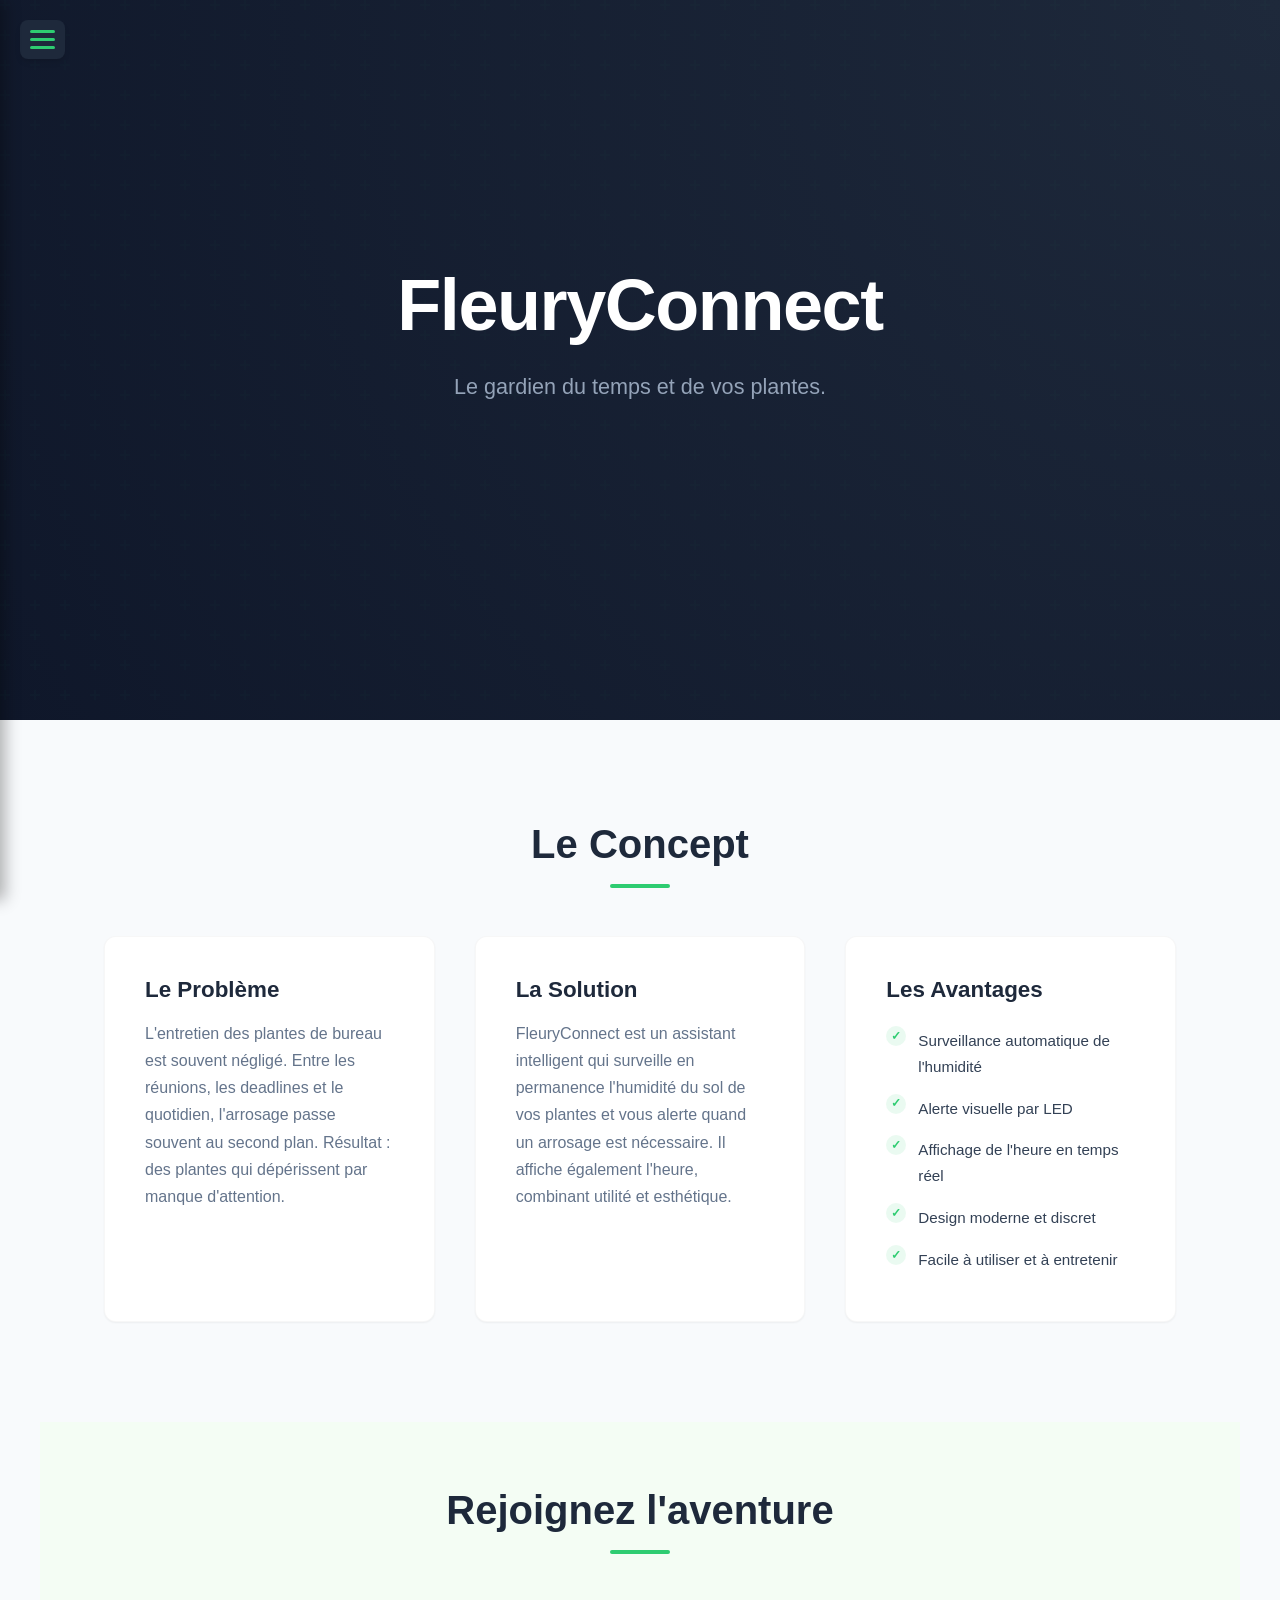
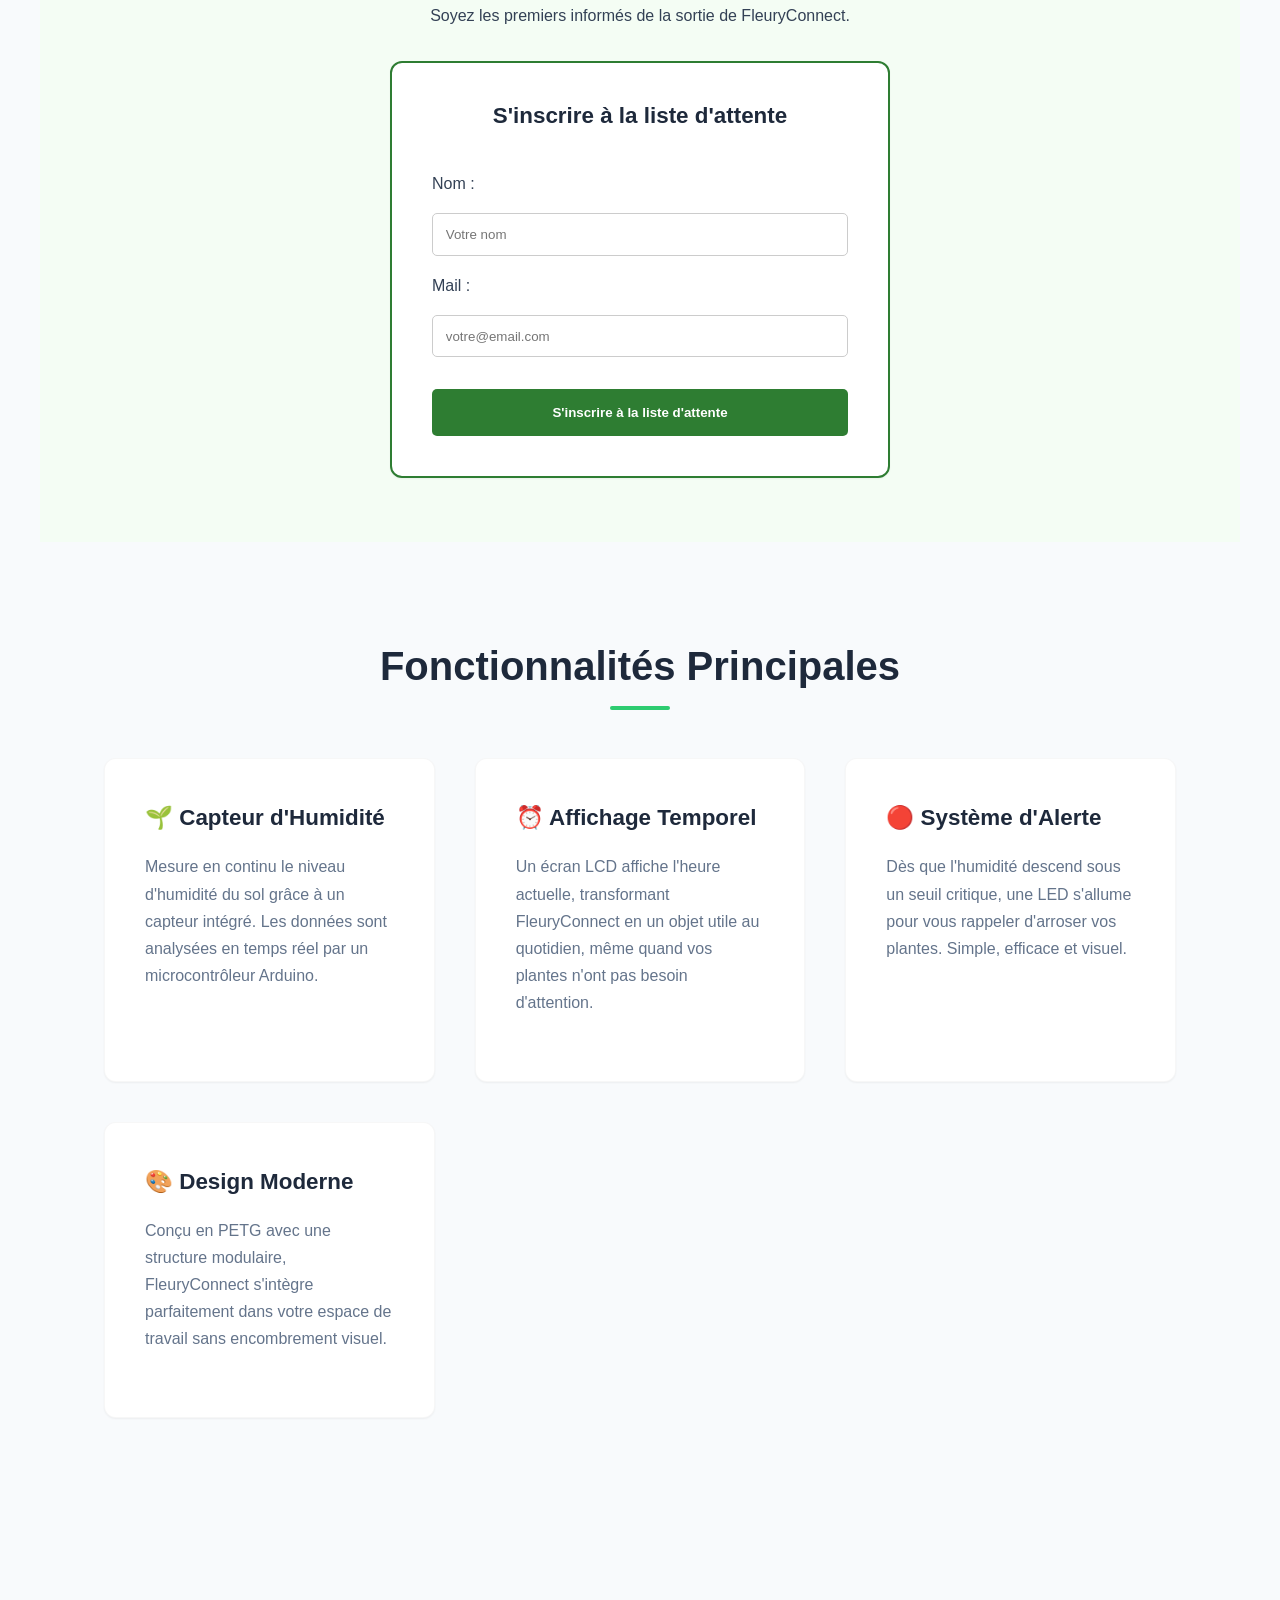
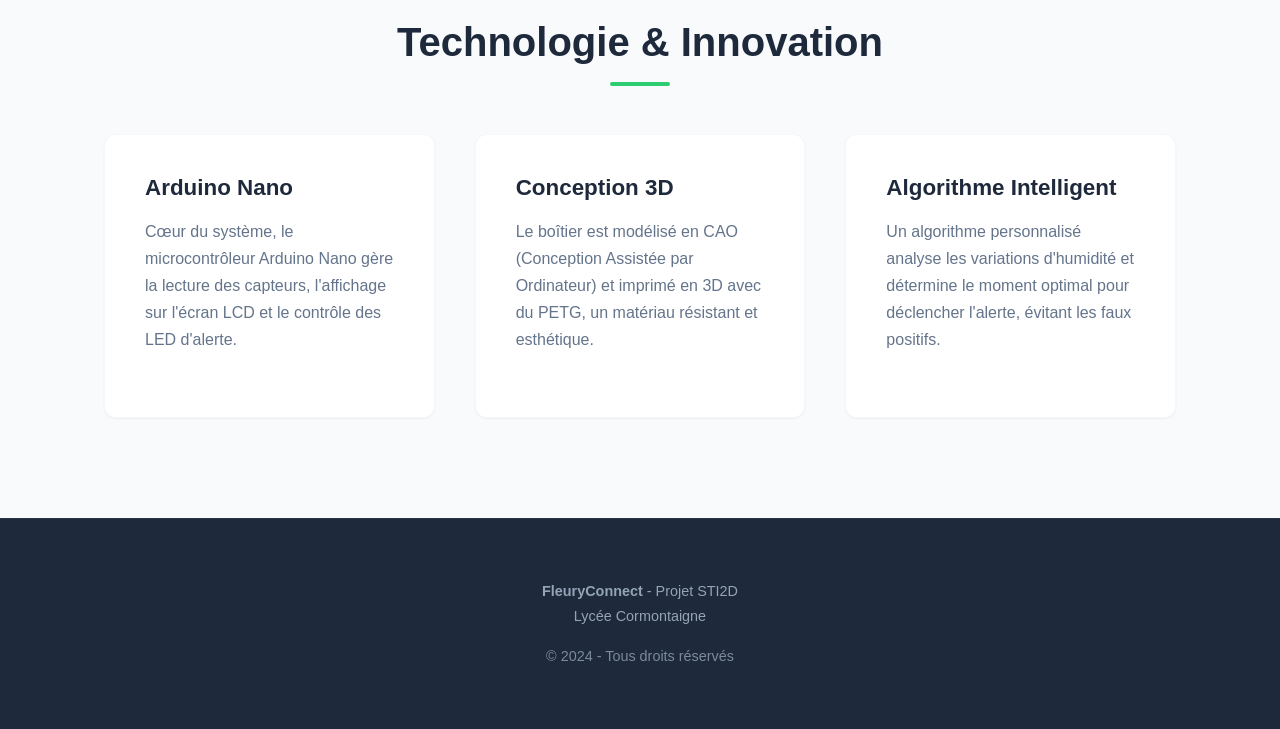
<file: index.html>
<!DOCTYPE html>
<html lang="fr">
<head>
    <meta charset="UTF-8">
    <meta name="viewport" content="width=device-width, initial-scale=1.0">
    <meta name="description" content="FleuryConnect - Un assistant intelligent pour surveiller vos plantes et afficher l'heure. Projet STI2D innovant.">
    <meta name="keywords" content="plantes, arrosage, capteur humidité, Arduino, STI2D, FleuryConnect">
    <title>FleuryConnect | Accueil - Le gardien du temps et de vos plantes</title>
    <link rel="stylesheet" href="style.css">
</head>
<body>
    <a href="passereles.html" id="easter-egg-corner"></a>
    <div class="menu-icon" id="openMenu">
        <span class="bar"></span>
        <span class="bar"></span>
        <span class="bar"></span>
    </div>
    
    <div id="mySidenav" class="sidenav">
        <a href="javascript:void(0)" class="closebtn" id="closeMenu">&times;</a>
        <div class="sidenav-content">
            <a href="index.html" class="active" >Accueil</a>
            <a href="conception.html">Conception 3D</a>
            <a href="technique.html">Fiche Technique</a>
            <a href="contact.html" >Contact</a>
        </div>
    </div>
    <header class="hero">
        <h1>FleuryConnect</h1>
        <p>Le gardien du temps et de vos plantes.</p>
    </header>

    <section id="concept">
        <h2>Le Concept</h2>
        <div class="card-grid">
            <div class="card">
                <h3>Le Problème</h3>
                <p>L'entretien des plantes de bureau est souvent négligé. Entre les réunions, les deadlines et le quotidien, l'arrosage passe souvent au second plan. Résultat : des plantes qui dépérissent par manque d'attention.</p>
            </div>
            <div class="card">
                <h3>La Solution</h3>
                <p>FleuryConnect est un assistant intelligent qui surveille en permanence l'humidité du sol de vos plantes et vous alerte quand un arrosage est nécessaire. Il affiche également l'heure, combinant utilité et esthétique.</p>
            </div>
            <div class="card">
                <h3>Les Avantages</h3>
                <ul class="feature-list">
                    <li>Surveillance automatique de l'humidité</li>
                    <li>Alerte visuelle par LED</li>
                    <li>Affichage de l'heure en temps réel</li>
                    <li>Design moderne et discret</li>
                    <li>Facile à utiliser et à entretenir</li>
                </ul>
            </div>
        </div>
    </section>

    <section id="waitlist" style="background-color: #f4fdf4; padding: 4rem 1rem; text-align: center;">
        <h2>Rejoignez l'aventure</h2>
        <p style="margin-bottom: 2rem;">Soyez les premiers informés de la sortie de FleuryConnect.</p>
        
        <div class="card" style="max-width: 500px; margin: 0 auto; border: 2px solid #2e7d32;">
            <h3>S'inscrire à la liste d'attente</h3>
            
            <form action="https://formspree.io/f/mzdvlvwr" method="POST" style="display: flex; flex-direction: column; gap: 1rem; margin-top: 1.5rem; text-align: left;">
                <input type="hidden" name="_subject" value="Nouvelle préinscription FleuryConnect">
                
                <label for="waitlist-name">Nom :</label>
                <input type="text" id="waitlist-name" name="preinscription_nom" required placeholder="Votre nom" style="padding: 0.8rem; border-radius: 5px; border: 1px solid #ccc;">

                <label for="waitlist-email">Mail :</label>
                <input type="email" id="waitlist-email" name="mail" required placeholder="votre@email.com" style="padding: 0.8rem; border-radius: 5px; border: 1px solid #ccc;">

                <button type="submit" style="background-color: #2e7d32; color: white; padding: 1rem; border: none; border-radius: 5px; cursor: pointer; font-weight: bold; margin-top: 1rem;">
                    S'inscrire à la liste d'attente
                </button>
            </form>
        </div>
    </section>

    <section id="fonctionnalites">
        <h2>Fonctionnalités Principales</h2>
        <div class="card-grid">
            <div class="card">
                <h4>🌱 Capteur d'Humidité</h4>
                <p>Mesure en continu le niveau d'humidité du sol grâce à un capteur intégré. Les données sont analysées en temps réel par un microcontrôleur Arduino.</p>
            </div>
            <div class="card">
                <h4>⏰ Affichage Temporel</h4>
                <p>Un écran LCD affiche l'heure actuelle, transformant FleuryConnect en un objet utile au quotidien, même quand vos plantes n'ont pas besoin d'attention.</p>
            </div>
            <div class="card">
                <h4>🔴 Système d'Alerte</h4>
                <p>Dès que l'humidité descend sous un seuil critique, une LED s'allume pour vous rappeler d'arroser vos plantes. Simple, efficace et visuel.</p>
            </div>
            <div class="card">
                <h4>🎨 Design Moderne</h4>
                <p>Conçu en PETG avec une structure modulaire, FleuryConnect s'intègre parfaitement dans votre espace de travail sans encombrement visuel.</p>
            </div>
        </div>
    </section>

    <section id="technologie">
        <h2>Technologie & Innovation</h2>
        <div class="card-grid">
            <div class="card">
                <h3>Arduino Nano</h3>
                <p>Cœur du système, le microcontrôleur Arduino Nano gère la lecture des capteurs, l'affichage sur l'écran LCD et le contrôle des LED d'alerte.</p>
            </div>
            <div class="card">
                <h3>Conception 3D</h3>
                <p>Le boîtier est modélisé en CAO (Conception Assistée par Ordinateur) et imprimé en 3D avec du PETG, un matériau résistant et esthétique.</p>
            </div>
            <div class="card">
                <h3>Algorithme Intelligent</h3>
                <p>Un algorithme personnalisé analyse les variations d'humidité et détermine le moment optimal pour déclencher l'alerte, évitant les faux positifs.</p>
            </div>
        </div>
    </section>

    <footer>
        <p><strong>FleuryConnect</strong> - Projet STI2D</p>
        <p>Lycée Cormontaigne</p>
        <p style="margin-top: 1rem; font-size: 0.9rem; opacity: 0.8;">© 2024 - Tous droits réservés</p>
    </footer>
    <script src="script.js"></script>
</body>
</html>
</file>
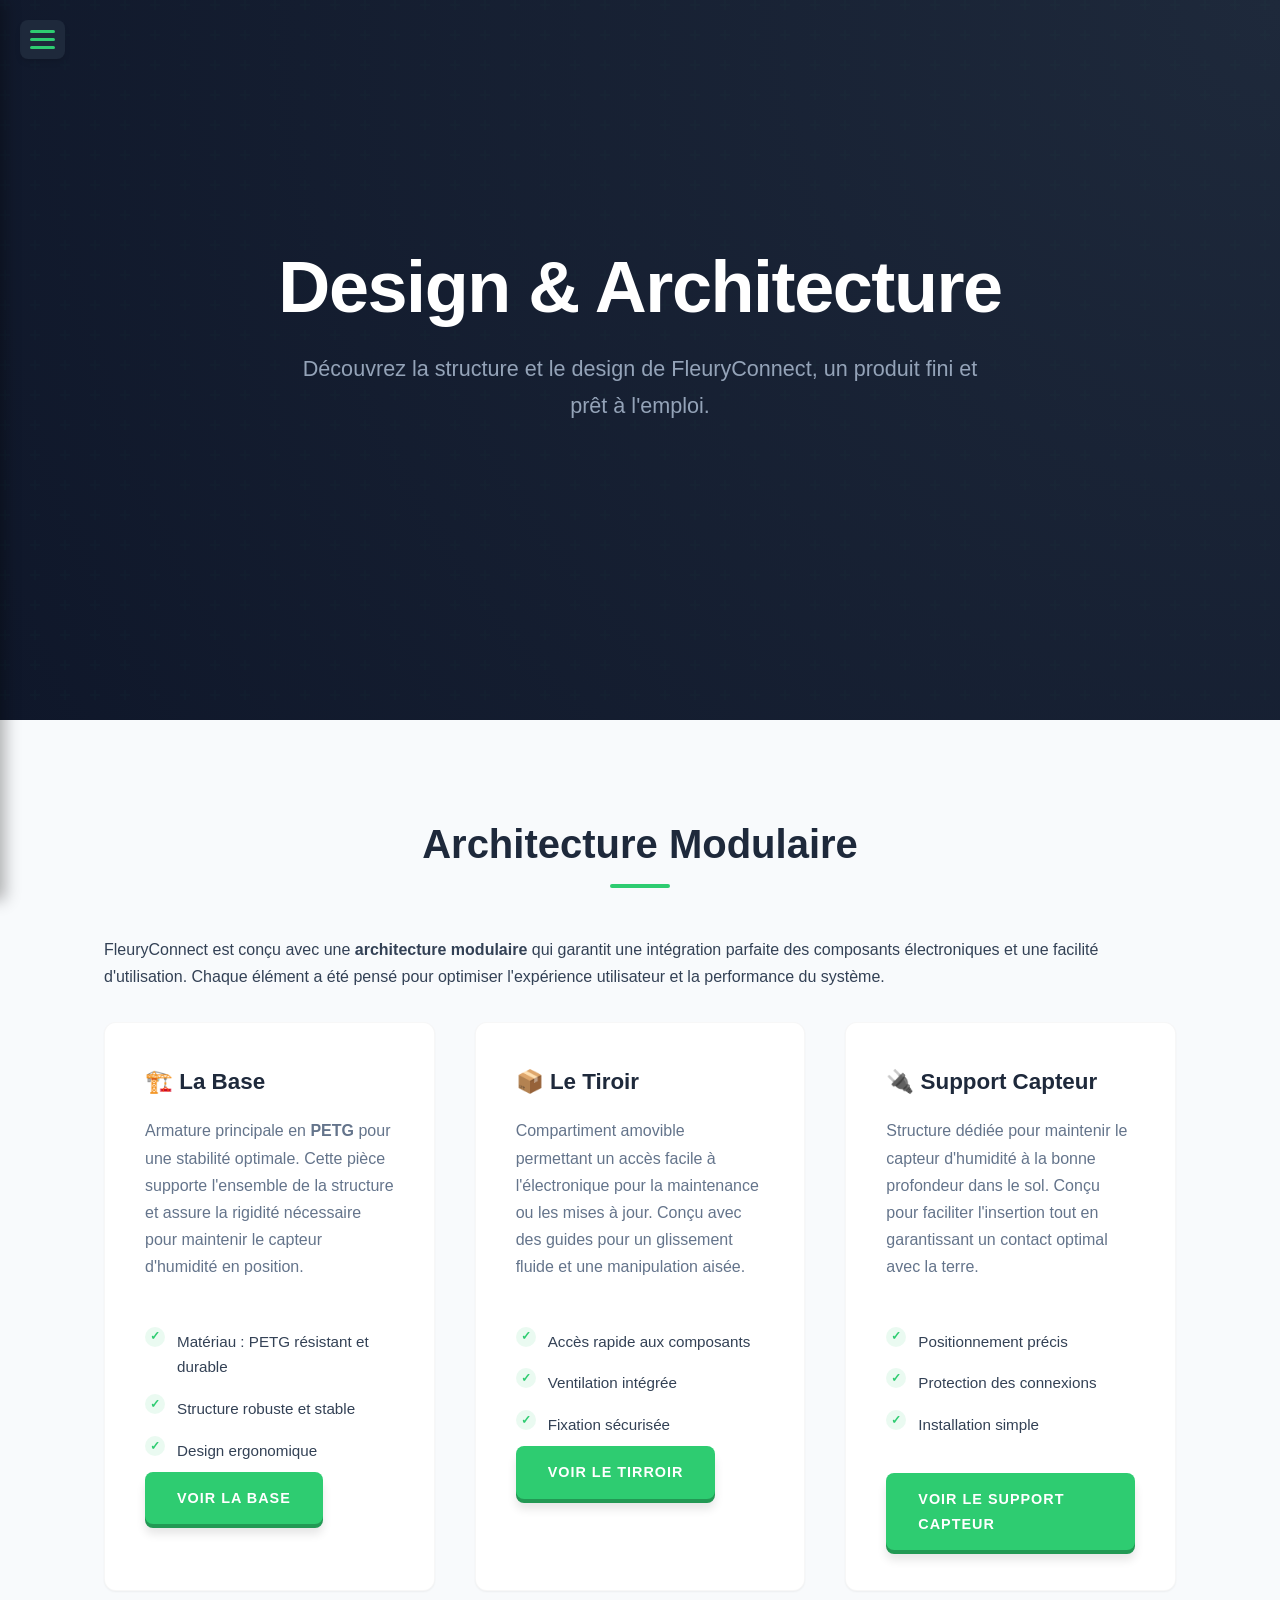
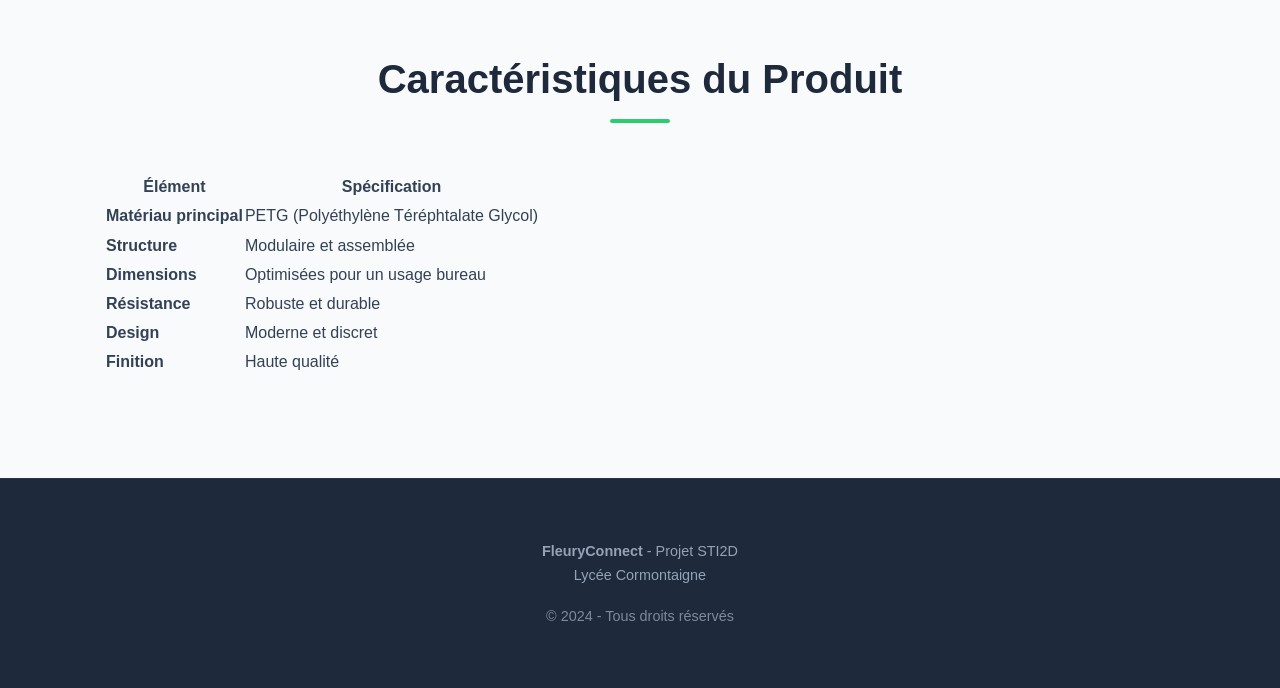
<file: conception.html>
<!DOCTYPE html>
<html lang="fr">
<head>
    <meta charset="UTF-8">
    <meta name="viewport" content="width=device-width, initial-scale=1.0">
    <meta name="description" content="Découvrez le design et la structure de FleuryConnect : architecture modulaire et composants intégrés.">
    <title>Conception 3D | FleuryConnect</title>
    <link rel="stylesheet" href="style.css">
</head>
<body>
    <div class="menu-icon" id="openMenu">
        <span class="bar"></span>
        <span class="bar"></span>
        <span class="bar"></span>
    </div>
    
    <div id="mySidenav" class="sidenav">
        <a href="javascript:void(0)" class="closebtn" id="closeMenu">&times;</a>
        <div class="sidenav-content">
            <a href="index.html" >Accueil</a>
            <a href="conception.html" class="active">Conception 3D</a>
            <a href="technique.html">Fiche Technique</a>
            <a href="contact.html">Contact</a>
        </div>
    </div>

    <header class="hero">
        <h1>Design & Architecture</h1>
        <p>Découvrez la structure et le design de FleuryConnect, un produit fini et prêt à l'emploi.</p>
    </header>

    <section>
        <h2>Architecture Modulaire</h2>
        <p style="margin-bottom: 2rem;">
            FleuryConnect est conçu avec une <strong class="highlight">architecture modulaire</strong> qui garantit une intégration 
            parfaite des composants électroniques et une facilité d'utilisation. Chaque élément a été pensé pour optimiser 
            l'expérience utilisateur et la performance du système.
        </p>
        
        <div class="card-grid">
            <div class="card">
                <h4>🏗️ La Base</h4>
                <p>Armature principale en <strong>PETG</strong> pour une stabilité optimale. Cette pièce supporte l'ensemble 
                de la structure et assure la rigidité nécessaire pour maintenir le capteur d'humidité en position.</p>
                <ul class="feature-list" style="margin-top: 1rem;">
                    <li>Matériau : PETG résistant et durable</li>
                    <li>Structure robuste et stable</li>
                    <li>Design ergonomique</li>
                </ul>
				<div class="card-action">
					<a href="HTML page object 3D/3D_base.html" class="btn_3d">voir la base</a>
				</div>
            </div>
            <div class="card">
                <h4>📦 Le Tiroir</h4>
                <p>Compartiment amovible permettant un accès facile à l'électronique pour la maintenance ou les mises à jour. 
                Conçu avec des guides pour un glissement fluide et une manipulation aisée.</p>
                <ul class="feature-list" style="margin-top: 1rem;">
                    <li>Accès rapide aux composants</li>
                    <li>Ventilation intégrée</li>
                    <li>Fixation sécurisée</li>
                </ul>
				<div class="card-action">
					<a href="HTML page object 3D/3D_tirroir.html" class="btn_3d">voir le tirroir</a>
				</div>
            </div>
            <div class="card">
                <h4>🔌 Support Capteur</h4>
                <p>Structure dédiée pour maintenir le capteur d'humidité à la bonne profondeur dans le sol. Conçu pour 
                faciliter l'insertion tout en garantissant un contact optimal avec la terre.</p>
                <ul class="feature-list" style="margin-top: 1rem;">
                    <li>Positionnement précis</li>
                    <li>Protection des connexions</li>
                    <li>Installation simple</li>
                </ul>
                <br>
				<div class="card-action">
					<a href="HTML page object 3D/3D_bat.html" class="btn_3d">voir le support capteur</a>
				</div>
            </div>
        </div>

        <h2 style="margin-top: 4rem;">Caractéristiques du Produit</h2>
        <table class="spec-table">
            <thead>
                <tr>
                    <th>Élément</th>
                    <th>Spécification</th>
                </tr>
            </thead>
            <tbody>
                <tr>
                    <td><strong>Matériau principal</strong></td>
                    <td>PETG (Polyéthylène Téréphtalate Glycol)</td>
                </tr>
                <tr>
                    <td><strong>Structure</strong></td>
                    <td>Modulaire et assemblée</td>
                </tr>
                <tr>
                    <td><strong>Dimensions</strong></td>
                    <td>Optimisées pour un usage bureau</td>
                </tr>
                <tr>
                    <td><strong>Résistance</strong></td>
                    <td>Robuste et durable</td>
                </tr>
                <tr>
                    <td><strong>Design</strong></td>
                    <td>Moderne et discret</td>
                </tr>
                <tr>
                    <td><strong>Finition</strong></td>
                    <td>Haute qualité</td>
                </tr>
            </tbody>
        </table>
    </section>

    <footer>
        <p><strong>FleuryConnect</strong> - Projet STI2D</p>
        <p>Lycée Cormontaigne</p>
        <p style="margin-top: 1rem; font-size: 0.9rem; opacity: 0.8;">© 2024 - Tous droits réservés</p>
    </footer>
    <script src="script.js"></script>
</body>
</html>
</file>
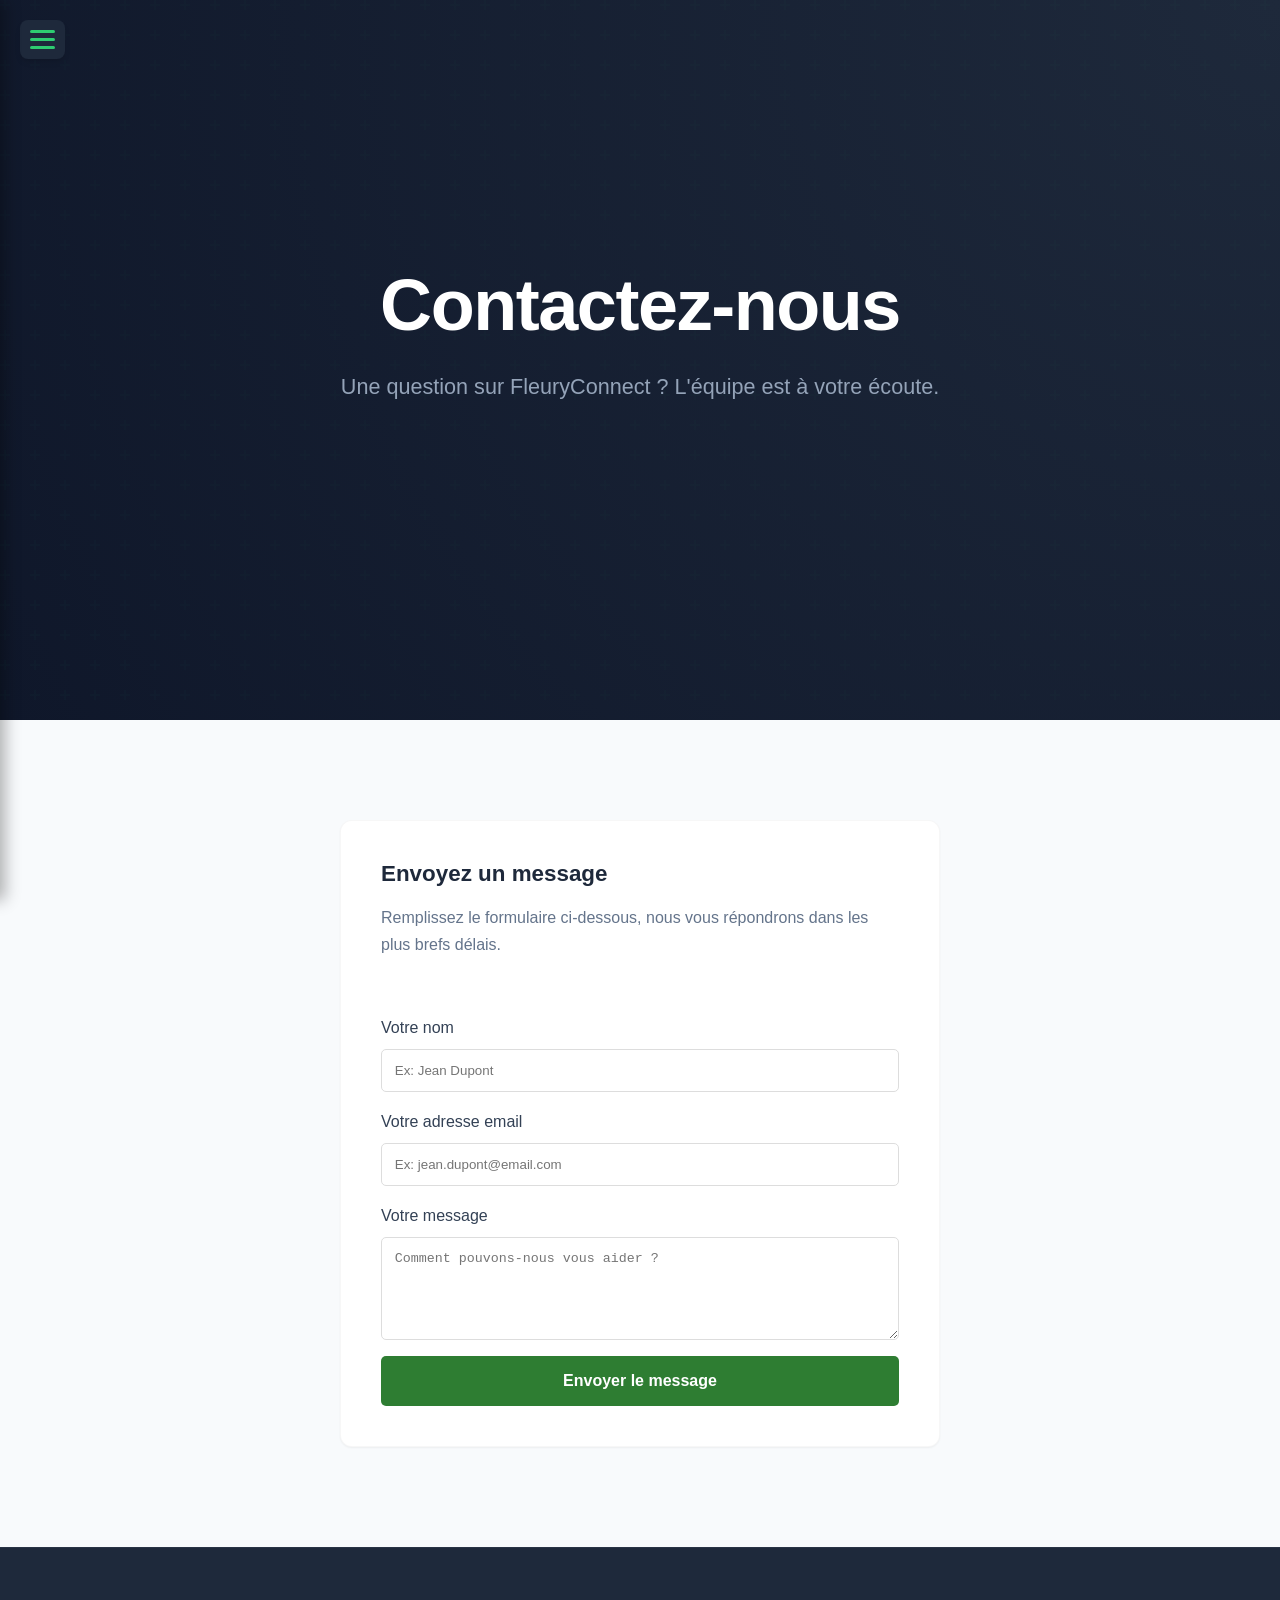
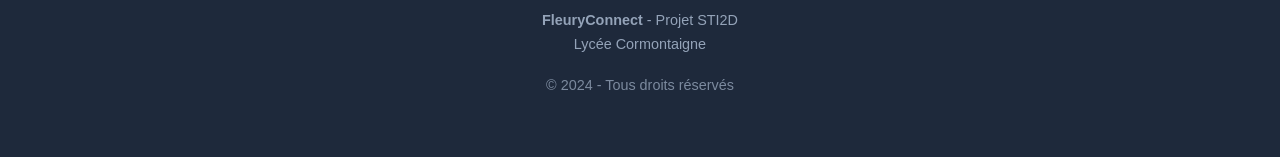
<file: contact.html>
<!DOCTYPE html>
<html lang="fr">
<head>
    <meta charset="UTF-8">
    <meta name="viewport" content="width=device-width, initial-scale=1.0">
    <meta name="description" content="Contactez l'équipe FleuryConnect pour toute question sur notre projet STI2D.">
    <title>FleuryConnect | Contact - Posez vos questions</title>
    <link rel="stylesheet" href="style.css">
</head>
<body>
    <div class="menu-icon" id="openMenu">
        <span class="bar"></span>
        <span class="bar"></span>
        <span class="bar"></span>
    </div>
    
    <div id="mySidenav" class="sidenav">
        <a href="javascript:void(0)" class="closebtn" id="closeMenu">&times;</a>
        <div class="sidenav-content">
            <a href="index.html" >Accueil</a>
            <a href="conception.html">Conception 3D</a>
            <a href="technique.html">Fiche Technique</a>
            <a href="contact.html" class="active">Contact</a>
        </div>
    </div>

    <header class="hero">
        <h1>Contactez-nous</h1>
        <p>Une question sur FleuryConnect ? L'équipe est à votre écoute.</p>
    </header>

    <section id="contact-form-section">
        <div class="card-grid" style="display: flex; justify-content: center;">
            <div class="card" style="max-width: 600px; width: 100%;">
                <h3>Envoyez un message</h3>
                <p>Remplissez le formulaire ci-dessous, nous vous répondrons dans les plus brefs délais.</p>
                
                <form action="https://formspree.io/f/mzdvlvwr" method="POST" style="margin-top: 2rem; display: flex; flex-direction: column; gap: 1rem; text-align: left;">
                    
                    <div style="display: flex; flex-direction: column; gap: 0.5rem;">
                        <label for="name">Votre nom</label>
                        <input type="text" id="name" name="name" required placeholder="Ex: Jean Dupont" style="padding: 0.8rem; border-radius: 5px; border: 1px solid #ddd;">
                    </div>

                    <div style="display: flex; flex-direction: column; gap: 0.5rem;">
                        <label for="email">Votre adresse email</label>
                        <input type="email" id="email" name="_replyto" required placeholder="Ex: jean.dupont@email.com" style="padding: 0.8rem; border-radius: 5px; border: 1px solid #ddd;">
                    </div>

                    <div style="display: flex; flex-direction: column; gap: 0.5rem;">
                        <label for="message">Votre message</label>
                        <textarea id="message" name="message" rows="5" required placeholder="Comment pouvons-nous vous aider ?" style="padding: 0.8rem; border-radius: 5px; border: 1px solid #ddd; resize: vertical;"></textarea>
                    </div>

                    <button type="submit" class="cta-button" style="background-color: #2e7d32; color: white; padding: 1rem; border: none; border-radius: 5px; cursor: pointer; font-weight: bold; font-size: 1rem; transition: background 0.3s;">
                        Envoyer le message
                    </button>

                </form>
            </div>
        </div>
    </section>

    <footer>
        <p><strong>FleuryConnect</strong> - Projet STI2D</p>
        <p>Lycée Cormontaigne</p>
        <p style="margin-top: 1rem; font-size: 0.9rem; opacity: 0.8;">© 2024 - Tous droits réservés</p>
    </footer>
    <script src="script.js"></script>
</body>
</html>
</file>
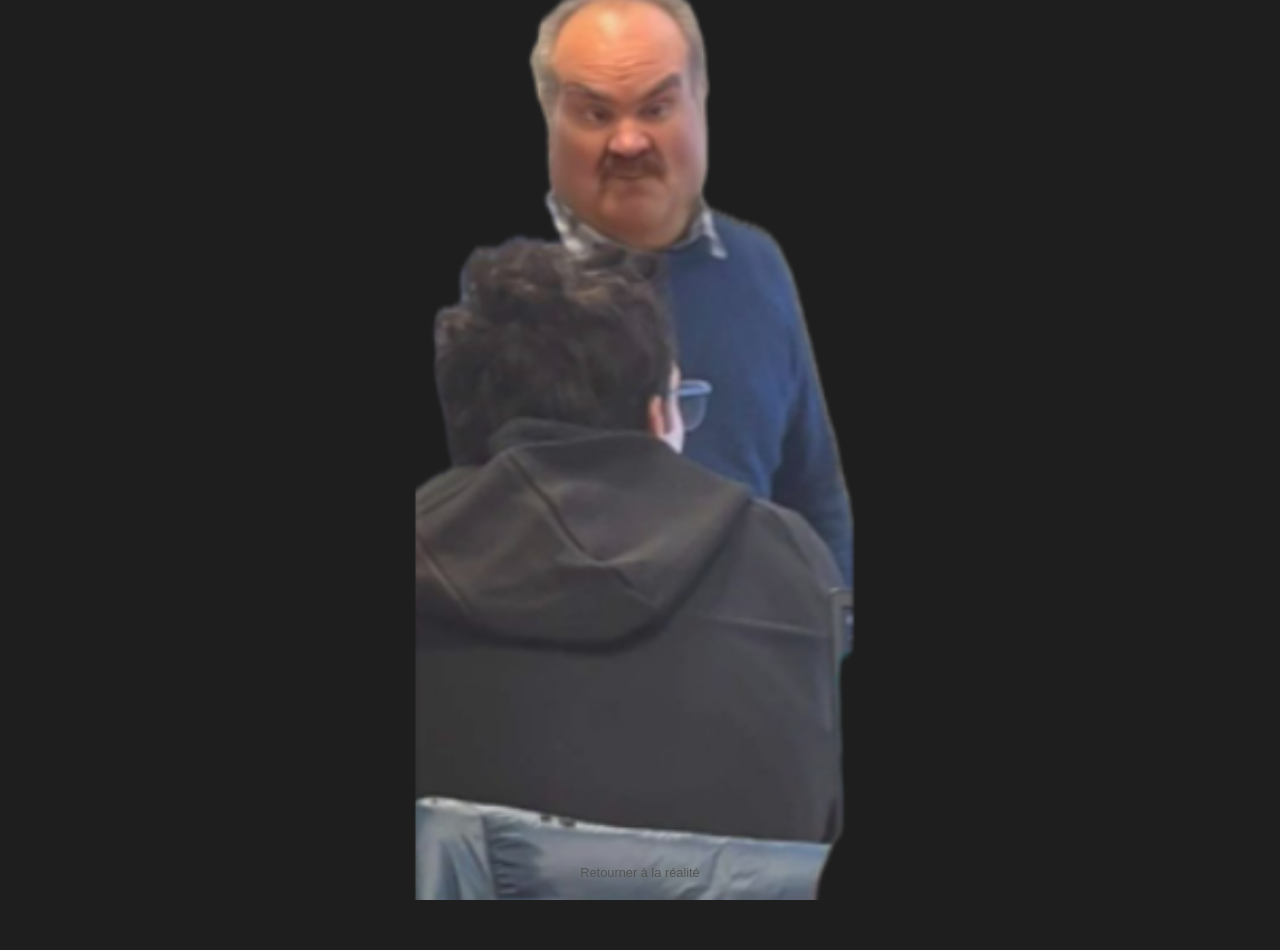
<file: passereles.html>
<!DOCTYPE html>
<html lang="fr">
<head>
    <meta charset="UTF-8">
    <meta name="viewport" content="width=device-width, initial-scale=1.0">
    <title>Secret Trouvé !</title>
    <style>
        body, html {
            margin: 0;
            padding: 0;
            width: 100%;
            height: 100%;
            display: flex;
            justify-content: center;
            align-items: center;
            background-color: #1E1E1E;
            overflow: hidden;
        }

        .troll-container {
            text-align: center;
            width: 100%; /* Prend toute la largeur disponible */
        }

        .troll-container img {
            /* MODIFICATIONS ICI */
            width: 80%;       /* L'image prendra 80% de la largeur de la fenêtre */
            max-width: 500px; /* Limite la taille sur les très grands écrans */
            height: auto;
        }

        .back-link {
            position: absolute;
            bottom: 20px;
            color: #555;
            text-decoration: none;
            font-family: sans-serif;
            font-size: 0.8rem;
            transition: color 0.3s;
        }

        .back-link:hover {
            color: #2ecc71;
        }
    </style>
</head>
<body>

    <div class="troll-container">
        <img src="comp/Capture d_écran 2026-02-01 134027.png" alt="Troll Face">
    </div>

    <a href="index.html" class="back-link">Retourner à la réalité</a>

</body>
</html>
</file>
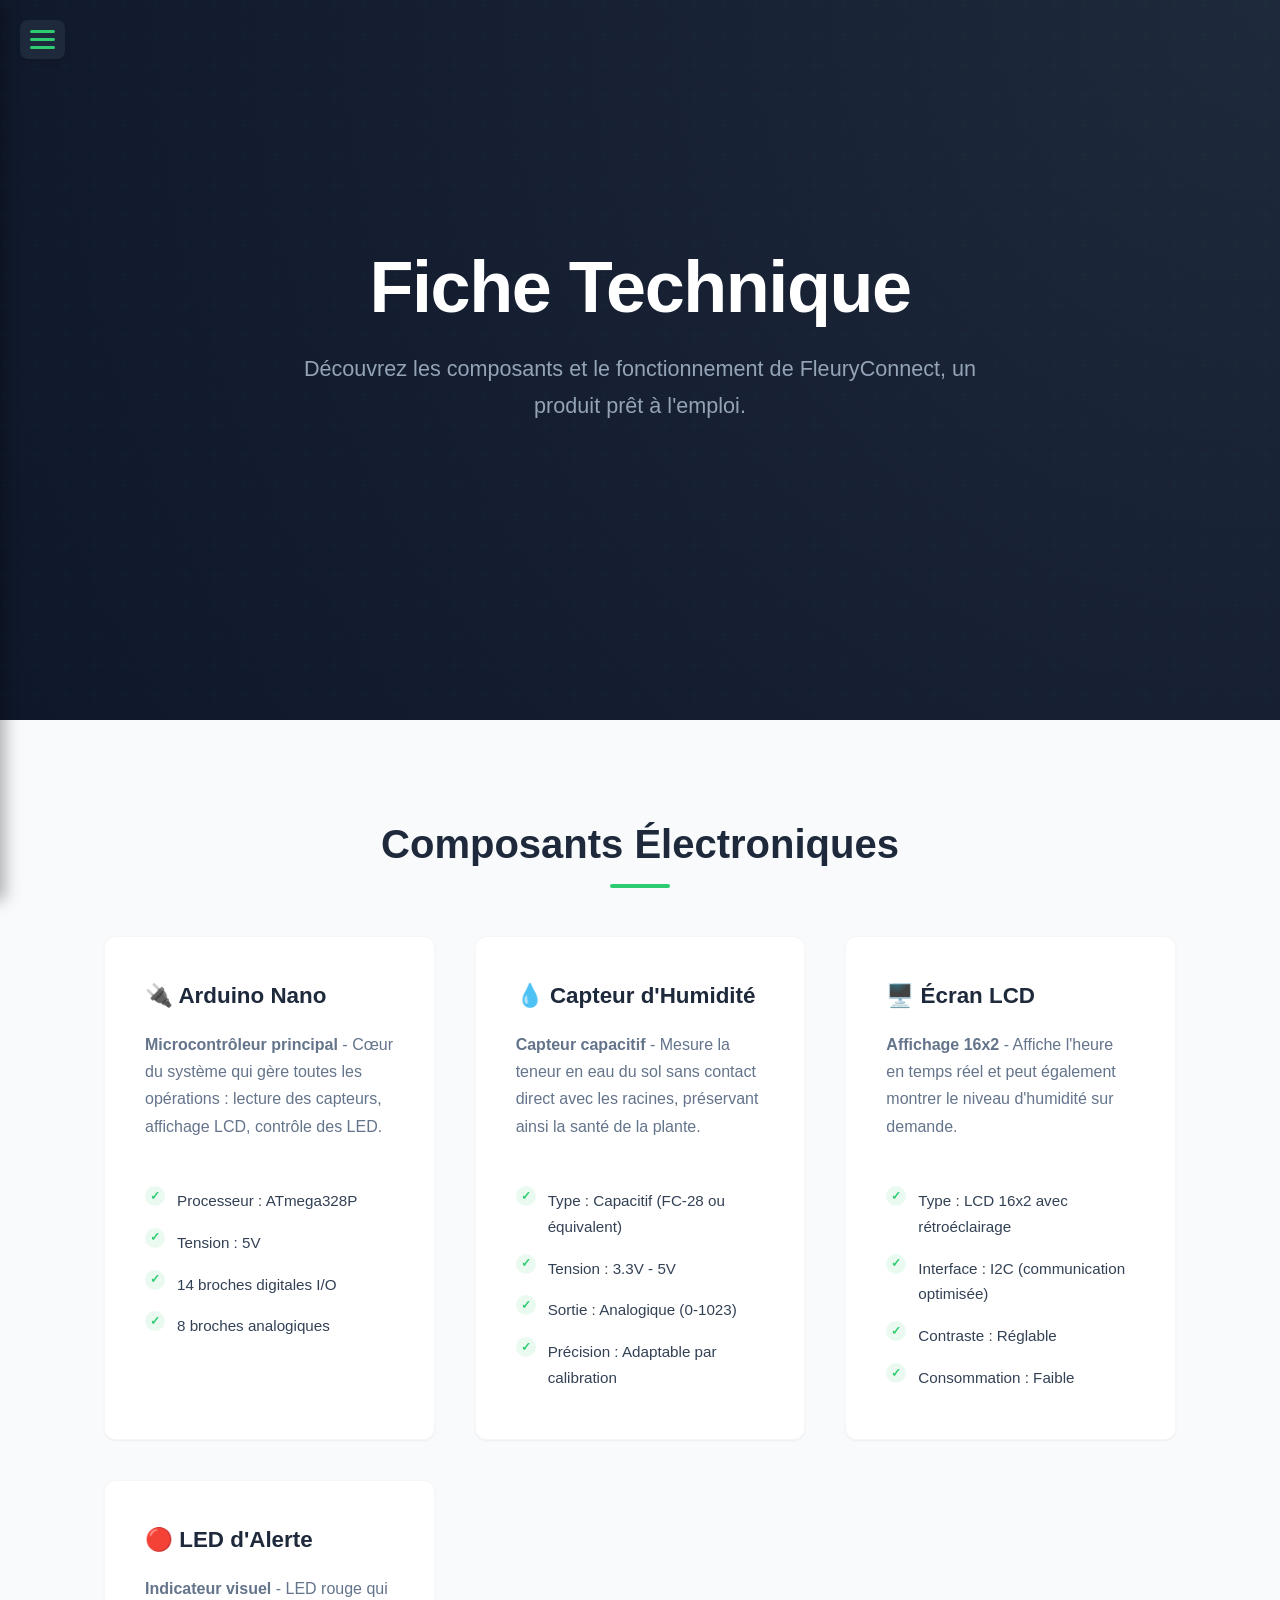
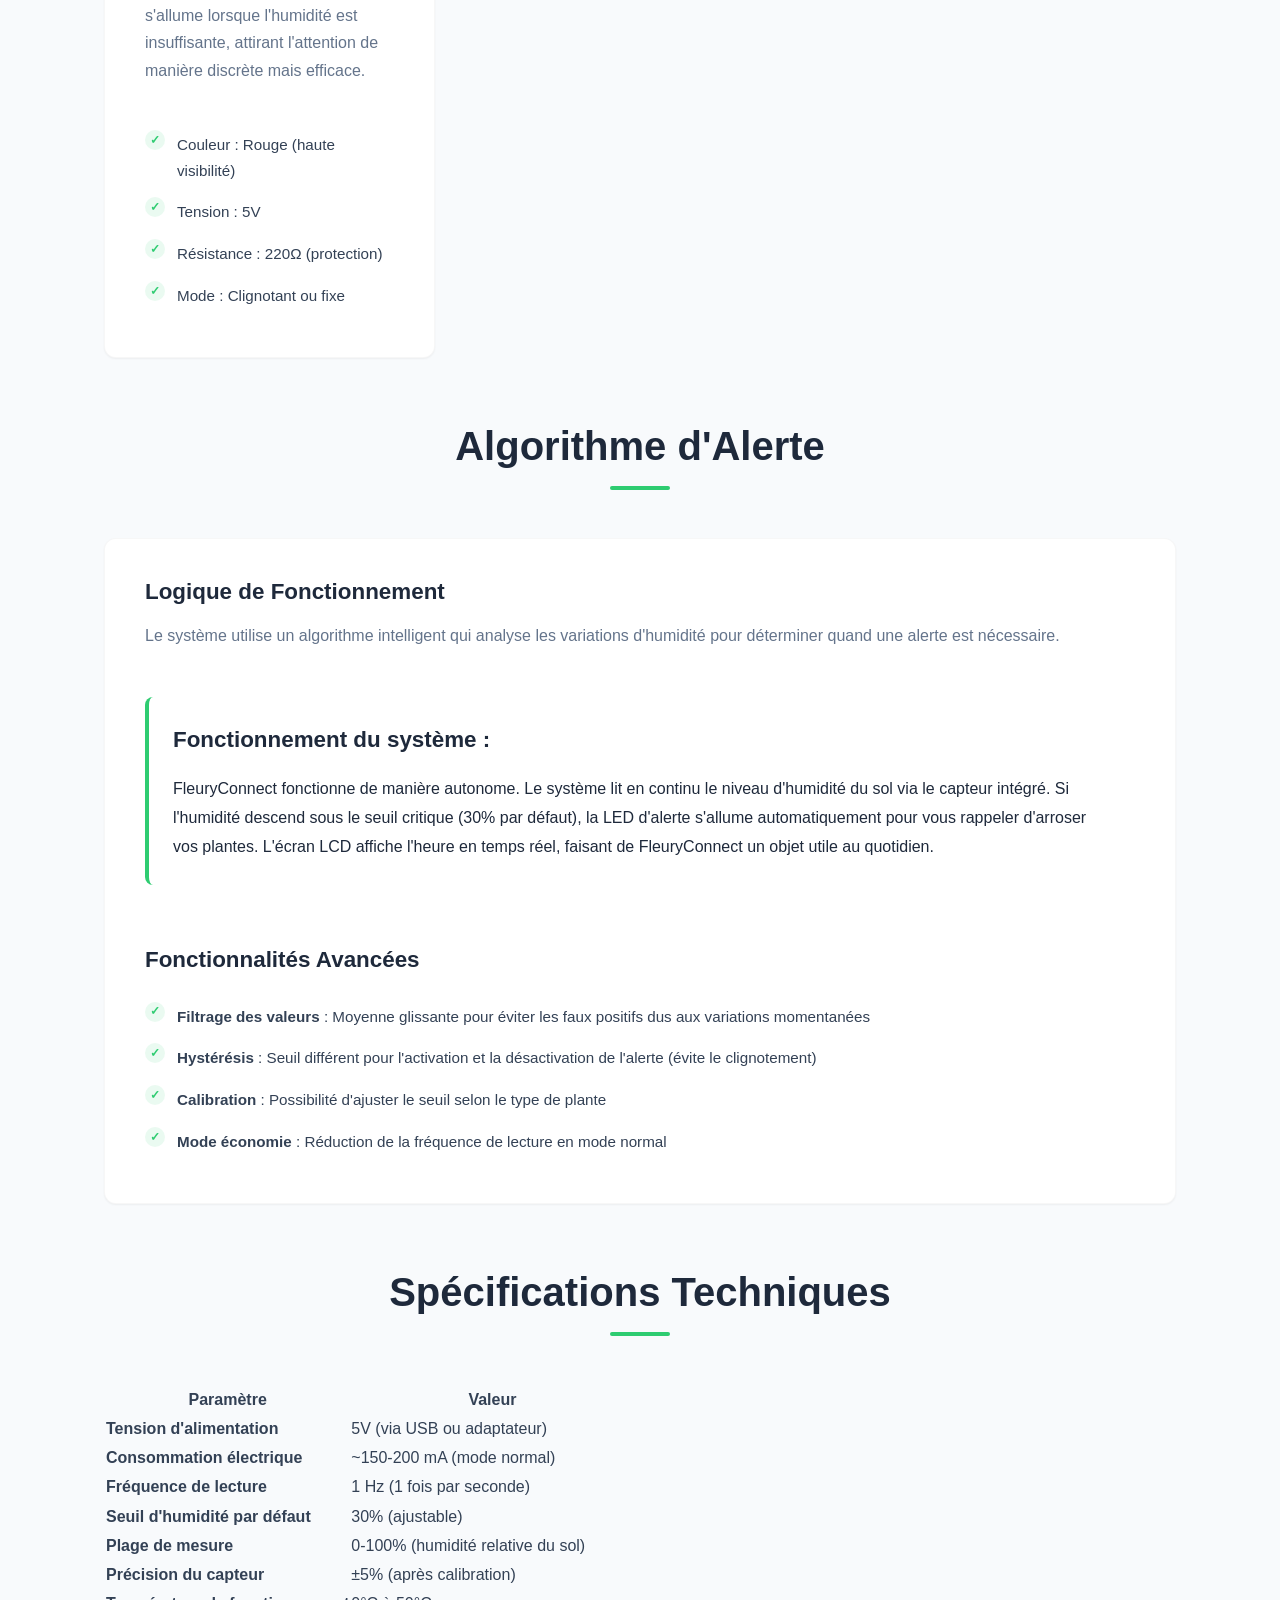
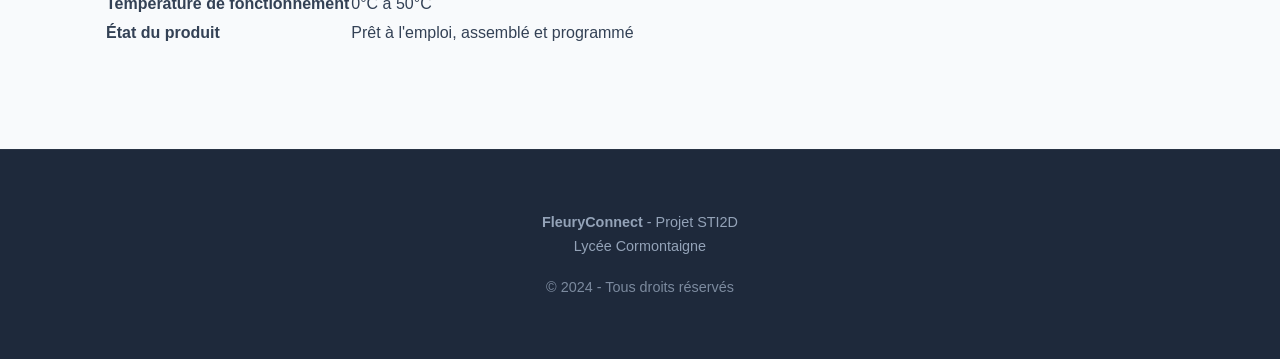
<file: technique.html>
<!DOCTYPE html>
<html lang="fr">
<head>
    <meta charset="UTF-8">
    <meta name="viewport" content="width=device-width, initial-scale=1.0">
    <meta name="description" content="Fiche technique complète de FleuryConnect : composants électroniques, fonctionnement et spécifications du produit fini.">
    <title>Fiche Technique | FleuryConnect</title>
    <link rel="stylesheet" href="style.css">
</head>
<body>
    <div class="menu-icon" id="openMenu">
        <span class="bar"></span>
        <span class="bar"></span>
        <span class="bar"></span>
    </div>
    
    <div id="mySidenav" class="sidenav">
        <a href="javascript:void(0)" class="closebtn" id="closeMenu">&times;</a>
        <div class="sidenav-content">
            <a href="index.html" >Accueil</a>
            <a href="conception.html">Conception 3D</a>
            <a href="technique.html" class="active">Fiche Technique</a>
            <a href="contact.html">Contact</a>
        </div>
    </div>

    <header class="hero">
        <h1>Fiche Technique</h1>
        <p> Découvrez les composants et le fonctionnement de FleuryConnect, un produit prêt à l'emploi.</p>
    </header>

    <section>
        <h2>Composants Électroniques</h2>
        <div class="card-grid">
            <div class="card">
                <h4>🔌 Arduino Nano</h4>
                <p><strong>Microcontrôleur principal</strong> - Cœur du système qui gère toutes les opérations : 
                lecture des capteurs, affichage LCD, contrôle des LED.</p>
                <ul class="feature-list" style="margin-top: 1rem;">
                    <li>Processeur : ATmega328P</li>
                    <li>Tension : 5V</li>
                    <li>14 broches digitales I/O</li>
                    <li>8 broches analogiques</li>
                </ul>
            </div>
            <div class="card">
                <h4>💧 Capteur d'Humidité</h4>
                <p><strong>Capteur capacitif</strong> - Mesure la teneur en eau du sol sans contact direct avec les racines, 
                préservant ainsi la santé de la plante.</p>
                <ul class="feature-list" style="margin-top: 1rem;">
                    <li>Type : Capacitif (FC-28 ou équivalent)</li>
                    <li>Tension : 3.3V - 5V</li>
                    <li>Sortie : Analogique (0-1023)</li>
                    <li>Précision : Adaptable par calibration</li>
                </ul>
            </div>
            <div class="card">
                <h4>🖥️ Écran LCD</h4>
                <p><strong>Affichage 16x2</strong> - Affiche l'heure en temps réel et peut également montrer le niveau d'humidité 
                sur demande.</p>
                <ul class="feature-list" style="margin-top: 1rem;">
                    <li>Type : LCD 16x2 avec rétroéclairage</li>
                    <li>Interface : I2C (communication optimisée)</li>
                    <li>Contraste : Réglable</li>
                    <li>Consommation : Faible</li>
                </ul>
            </div>
            <div class="card">
                <h4>🔴 LED d'Alerte</h4>
                <p><strong>Indicateur visuel</strong> - LED rouge qui s'allume lorsque l'humidité est insuffisante, 
                attirant l'attention de manière discrète mais efficace.</p>
                <ul class="feature-list" style="margin-top: 1rem;">
                    <li>Couleur : Rouge (haute visibilité)</li>
                    <li>Tension : 5V</li>
                    <li>Résistance : 220Ω (protection)</li>
                    <li>Mode : Clignotant ou fixe</li>
                </ul>
            </div>
        </div>

        <h2 style="margin-top: 4rem;">Algorithme d'Alerte</h2>
        <div class="card">
            <h3>Logique de Fonctionnement</h3>
            <p>Le système utilise un algorithme intelligent qui analyse les variations d'humidité pour déterminer 
            quand une alerte est nécessaire.</p>
            
            <div style="background: var(--light); padding: 1.5rem; border-radius: 8px; margin: 1.5rem 0; border-left: 4px solid var(--primary);">
                <h4 style="margin-top: 0;">Fonctionnement du système :</h4>
                <p style="line-height: 1.8; color: var(--dark); margin: 0;">
                    FleuryConnect fonctionne de manière autonome. Le système lit en continu le niveau d'humidité du sol 
                    via le capteur intégré. Si l'humidité descend sous le seuil critique (30% par défaut), la LED d'alerte 
                    s'allume automatiquement pour vous rappeler d'arroser vos plantes. L'écran LCD affiche l'heure en temps réel, 
                    faisant de FleuryConnect un objet utile au quotidien.
                </p>
            </div>

            <h4 style="margin-top: 2rem;">Fonctionnalités Avancées</h4>
            <ul class="feature-list">
                <li><strong>Filtrage des valeurs</strong> : Moyenne glissante pour éviter les faux positifs dus aux variations momentanées</li>
                <li><strong>Hystérésis</strong> : Seuil différent pour l'activation et la désactivation de l'alerte (évite le clignotement)</li>
                <li><strong>Calibration</strong> : Possibilité d'ajuster le seuil selon le type de plante</li>
                <li><strong>Mode économie</strong> : Réduction de la fréquence de lecture en mode normal</li>
            </ul>
        </div>

        <h2 style="margin-top: 4rem;">Spécifications Techniques</h2>
        <table class="spec-table">
            <thead>
                <tr>
                    <th>Paramètre</th>
                    <th>Valeur</th>
                </tr>
            </thead>
            <tbody>
                <tr>
                    <td><strong>Tension d'alimentation</strong></td>
                    <td>5V (via USB ou adaptateur)</td>
                </tr>
                <tr>
                    <td><strong>Consommation électrique</strong></td>
                    <td>~150-200 mA (mode normal)</td>
                </tr>
                <tr>
                    <td><strong>Fréquence de lecture</strong></td>
                    <td>1 Hz (1 fois par seconde)</td>
                </tr>
                <tr>
                    <td><strong>Seuil d'humidité par défaut</strong></td>
                    <td>30% (ajustable)</td>
                </tr>
                <tr>
                    <td><strong>Plage de mesure</strong></td>
                    <td>0-100% (humidité relative du sol)</td>
                </tr>
                <tr>
                    <td><strong>Précision du capteur</strong></td>
                    <td>±5% (après calibration)</td>
                </tr>
                <tr>
                    <td><strong>Température de fonctionnement</strong></td>
                    <td>0°C à 50°C</td>
                </tr>
                <tr>
                    <td><strong>État du produit</strong></td>
                    <td>Prêt à l'emploi, assemblé et programmé</td>
                </tr>
            </tbody>
        </table>
    </section>

    <footer>
        <p><strong>FleuryConnect</strong> - Projet STI2D</p>
        <p>Lycée Cormontaigne</p>
        <p style="margin-top: 1rem; font-size: 0.9rem; opacity: 0.8;">© 2024 - Tous droits réservés</p>
    </footer>
    <script src="script.js"></script>
</body>
</html>
</file>
<file: style.css>
:root {
    /* Palette raffinée */
    --primary: #2ecc71;
    --primary-hover: #27ae60;
    --dark: #1e293b;
    --text-main: #334155;
    --text-light: #64748b;
    --bg-body: #f8fafc;
    --white: #ffffff;
    
    /* Ombres modernes */
    --shadow-sm: 0 1px 2px rgba(0, 0, 0, 0.05);
    --shadow-md: 0 4px 6px -1px rgba(0, 0, 0, 0.1), 0 2px 4px -1px rgba(0, 0, 0, 0.06);
    --shadow-lg: 0 20px 25px -5px rgba(0, 0, 0, 0.1), 0 10px 10px -5px rgba(0, 0, 0, 0.04);
    
    --radius: 12px;
}

* { 
    margin: 0; 
    padding: 0; 
    box-sizing: border-box; 
}

html {
    scroll-behavior: smooth;
}

body {
    font-family: -apple-system, BlinkMacSystemFont, 'Segoe UI', Roboto, Helvetica, Arial, sans-serif;
    background-color: var(--bg-body);
    color: var(--text-main);
    line-height: 1.7;
    -webkit-font-smoothing: antialiased;
}

/* --- NAVIGATION UNIFIÉE (Glassmorphism + Hamburger) --- */
.navbar {
    background: rgba(30, 41, 59, 0.95); /* Fond sombre semi-transparent */
    backdrop-filter: blur(10px); /* Effet de flou */
    display: flex;
    justify-content: space-between;
    align-items: center;
    padding: 1rem 5%;
    position: sticky;
    top: 0;
    z-index: 1000;
    border-bottom: 1px solid rgba(255,255,255,0.1);
}

.brand-title {
    font-size: 1.5rem;
    font-weight: 700;
    color: var(--white);
    letter-spacing: -0.5px;
}

.navbar-links ul {
    margin: 0;
    padding: 0;
    display: flex;
    gap: 1rem; /* Espacement entre les liens */
}

.navbar-links li {
    list-style: none;
}

.navbar-links li a {
    text-decoration: none;
    color: rgba(255, 255, 255, 0.85);
    font-weight: 500;
    font-size: 0.95rem;
    padding: 0.5rem 1rem;
    border-radius: 6px;
    transition: all 0.2s ease;
    display: block;
}

.navbar-links li a:hover, .navbar-links li a.active {
    color: var(--white);
    background: rgba(255, 255, 255, 0.1);
}

/* --- Bouton Hamburger (Caché sur PC) --- */
.toggle-button {
    position: absolute;
    top: 1.2rem; /* Ajustement vertical */
    right: 5%; /* Alignement avec le padding */
    display: none;
    flex-direction: column;
    justify-content: space-between;
    width: 30px;
    height: 21px;
    cursor: pointer;
}

.toggle-button .bar {
    height: 3px;
    width: 100%;
    background-color: var(--white);
    border-radius: 10px;
}

/* --- Responsive (Mobile) --- */
@media (max-width: 768px) {
    .navbar {
        flex-direction: column;
        align-items: flex-start;
        padding-bottom: 1rem; /* Un peu d'espace en bas si ouvert */
    }

    .toggle-button {
        display: flex;
    }

    .navbar-links {
        display: none;
        width: 100%;
        margin-top: 1rem;
    }

    .navbar-links.active {
        display: flex;
    }

    .navbar-links ul {
        width: 100%;
        flex-direction: column;
        gap: 0.5rem;
    }

    .navbar-links ul li {
        text-align: center;
        width: 100%;
    }
    
    .navbar-links li a {
        background: rgba(255,255,255,0.05); /* Fond léger sur mobile pour lisibilité */
    }
}

/* --- SECTIONS --- */
section { 
    padding: 100px 5%;
    max-width: 1200px;
    margin: 0 auto;
}

/* --- HERO SECTION --- */
.hero {
    min-height: 80vh;
    background: radial-gradient(circle at top right, #1e293b, #0f172a);
    display: flex;
    flex-direction: column;
    justify-content: center;
    align-items: center;
    text-align: center;
    padding: 0 20px;
    position: relative;
    overflow: hidden;
}

.hero::before {
    content: '';
    position: absolute;
    width: 100%;
    height: 100%;
    background-image: url("data:image/svg+xml,%3Csvg width='60' height='60' viewBox='0 0 60 60' xmlns='http://www.w3.org/2000/svg'%3E%3Cg fill='none' fill-rule='evenodd'%3E%3Cg fill='%232ecc71' fill-opacity='0.05'%3E%3Cpath d='M36 34v-4h-2v4h-4v2h4v4h2v-4h4v-2h-4zm0-30V0h-2v4h-4v2h4v4h2V6h4V4h-4zM6 34v-4H4v4H0v2h4v4h2v-4h4v-2H6zM6 4V0H4v4H0v2h4v4h2V6h4V4H6z'/%3E%3C/g%3E%3C/g%3E%3C/svg%3E");
    opacity: 0.4;
}

.hero h1 { 
    font-size: clamp(3rem, 6vw, 4.5rem); 
    font-weight: 800;
    letter-spacing: -0.02em;
    color: var(--white);
    margin-bottom: 1.5rem;
    line-height: 1.1;
    z-index: 1;
}

.hero p {
    font-size: clamp(1.1rem, 2vw, 1.35rem);
    color: #94a3b8;
    max-width: 700px;
    margin-bottom: 3rem;
    z-index: 1;
    font-weight: 300;
}

/* --- TITRES --- */
h1, h2, h3 { color: var(--dark); line-height: 1.2; }

h2 {
    font-size: 2.5rem;
    font-weight: 700;
    text-align: center;
    margin-bottom: 3rem;
    position: relative;
    display: inline-block;
    width: 100%;
    color: var(--dark); /* Correction: dark au lieu de bg-body pour lisibilité */
}

h2::after {
    content: '';
    display: block;
    width: 60px;
    height: 4px;
    background: var(--primary);
    margin: 1rem auto 0;
    border-radius: 2px;
}

/* --- CARDS --- */
.card-grid {
    display: grid;
    grid-template-columns: repeat(auto-fit, minmax(300px, 1fr));
    gap: 40px;
}

.card {
    background: var(--white);
    padding: 40px;
    border-radius: var(--radius);
    box-shadow: var(--shadow-sm);
    border: 1px solid rgba(0,0,0,0.03);
    transition: all 0.4s cubic-bezier(0.165, 0.84, 0.44, 1);
    position: relative;
    display: flex;
    flex-direction: column;
}

.card:hover {
    transform: translateY(-5px);
    box-shadow: var(--shadow-lg);
    border-color: transparent;
}

.card h3, .card h4 {
    margin-bottom: 1rem;
    font-size: 1.4rem;
    color: var(--dark);
}

.card p {
    color: var(--text-light);
    font-size: 1rem;
    margin-bottom: 1.5rem;
}

/* --- FEATURES --- */
.feature-list {
    list-style: none;
    margin-top: auto;
}

.feature-list li {
    padding: 0.5rem 0;
    padding-left: 2rem;
    position: relative;
    color: var(--text-main);
    font-size: 0.95rem;
}

.feature-list li::before {
    content: '✓';
    position: absolute;
    left: 0;
    top: 6px;
    color: var(--primary);
    background: rgba(46, 204, 113, 0.1);
    width: 20px;
    height: 20px;
    border-radius: 50%;
    font-size: 12px;
    display: flex;
    align-items: center;
    justify-content: center;
    font-weight: bold;
}

/* --- FOOTER --- */
footer {
    text-align: center;
    padding: 60px 20px;
    background: var(--dark);
    color: #94a3b8;
    font-size: 0.9rem;
    border-top: 1px solid rgba(255,255,255,0.05);
}

@media (max-width: 768px) {
    .hero h1 { font-size: 2.5rem; }
    section { padding: 60px 5%; }
}
.menu-icon {
    position: fixed;
    top: 20px;
    left: 20px;
    z-index: 1001;
    cursor: pointer;
    background: var(--dark);
    padding: 10px;
    border-radius: 8px;
    display: flex;
    flex-direction: column;
    gap: 5px;
    box-shadow: var(--shadow-md);
}

.menu-icon .bar {
    width: 25px;
    height: 3px;
    background-color: var(--primary);
    border-radius: 2px;
    transition: 0.3s;
}

/* Le menu latéral (caché par défaut à -250px) */
.sidenav {
    height: 100%;
    width: 250px;
    position: fixed;
    z-index: 1002;
    top: 0;
    left: -250px; /* Caché à gauche */
    background-color: var(--dark);
    overflow-x: hidden;
    transition: 0.5s; /* Vitesse de glissement */
    padding-top: 60px;
    box-shadow: 5px 0 15px rgba(0,0,0,0.3);
}

.sidenav a {
    padding: 15px 25px;
    text-decoration: none;
    font-size: 1.1rem;
    color: #94a3b8;
    display: block;
    transition: 0.3s;
}

.sidenav a:hover {
    color: var(--primary);
    background: rgba(255,255,255,0.05);
}

.sidenav .active {
    color: var(--white);
    border-left: 4px solid var(--primary);
}

/* Bouton fermer (la croix) */
.sidenav .closebtn {
    position: absolute;
    top: 0;
    right: 15px;
    font-size: 36px;
    margin-left: 50px;
}

/* Overlay (fond sombre quand le menu est ouvert) */
.menu-overlay {
    display: none;
    position: fixed;
    width: 100%;
    height: 100%;
    background: rgba(0,0,0,0.5);
    z-index: 1001;
    top: 0;
    left: 0;
}
.btn_3d {
    display: inline-flex;
    align-items: center;
    justify-content: center;
    padding: 14px 32px;
    background: var(--primary);
    color: var(--white);
    text-decoration: none;
    font-weight: 700;
    border-radius: 8px; /* Un peu plus carré que les cartes */
    border: none;
    cursor: pointer;
    transition: all 0.1s ease;
    /* Ombre portée + effet 3D solide */
    box-shadow: 0 4px 0 #229954, 0 10px 10px rgba(0,0,0,0.1); 
    position: relative;
    top: 0;
    text-transform: uppercase;
    font-size: 0.9rem;
    letter-spacing: 1px;
}

.btn_3d:hover {
    background: var(--primary-hover);
    transform: translateY(-2px);
    box-shadow: 0 6px 0 #1e8449, 0 15px 20px rgba(46, 204, 113, 0.3); /* Glow coloré */
}

.btn_3d:active {
    transform: translateY(4px); /* S'enfonce complètement */
    box-shadow: 0 0 0 #1e8449, inset 0 2px 5px rgba(0,0,0,0.2);
}

.btn_3d::before {
    margin-right: 10px;
    font-size: 1.1rem;
}
#easter-egg-corner {
    position: fixed;
    top: 0;
    right: 0;
    width: 50px;   /* Largeur de la zone cliquable */
    height: 50px;  /* Hauteur de la zone cliquable */
    z-index: 9999; /* Pour être sûr qu'il soit au-dessus de tout */
    cursor: default; /* Curseur normal pour ne pas griller le secret */
    background: transparent;
}
</file>
